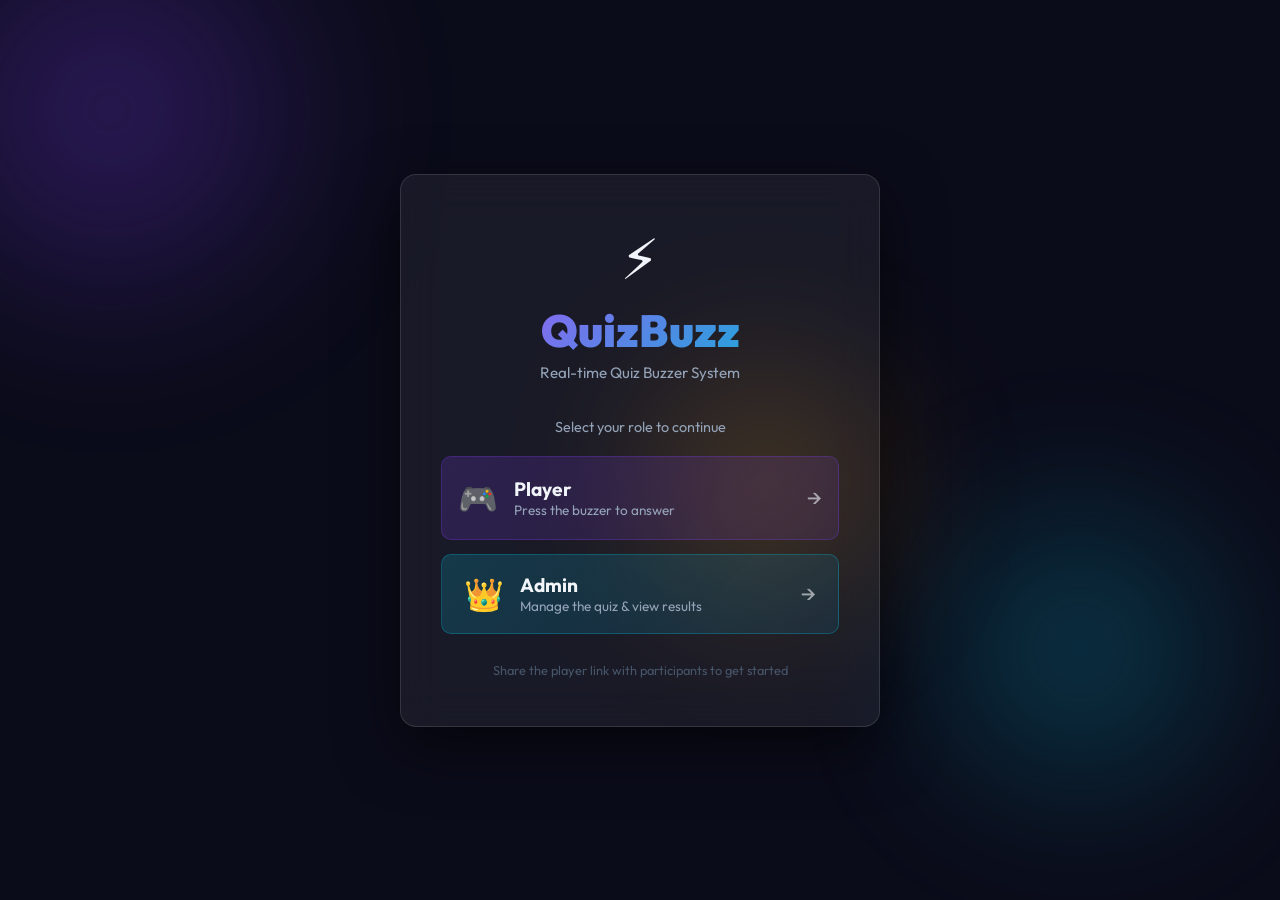
<file: public/index.html>
<!DOCTYPE html>
<html lang="en">
<head>
  <meta charset="UTF-8" />
  <meta name="viewport" content="width=device-width, initial-scale=1.0" />
  <title>Quiz Buzzer – Choose Role</title>
  <link rel="stylesheet" href="/public/style.css" />
  <link href="https://fonts.googleapis.com/css2?family=Outfit:wght@300;400;600;700;900&display=swap" rel="stylesheet"/>
</head>
<body class="landing-body">
  <div class="landing-bg">
    <div class="orb orb1"></div>
    <div class="orb orb2"></div>
    <div class="orb orb3"></div>
  </div>

  <div class="landing-card glass">
    <div class="logo-wrap">
      <div class="logo-icon">⚡</div>
      <h1 class="logo-title">QuizBuzz</h1>
      <p class="logo-sub">Real-time Quiz Buzzer System</p>
    </div>

    <p class="role-label">Select your role to continue</p>

    <div class="role-cards">
      <a href="/player" class="role-card player-card">
        <div class="role-icon">🎮</div>
        <div class="role-info">
          <span class="role-name">Player</span>
          <span class="role-desc">Press the buzzer to answer</span>
        </div>
        <div class="role-arrow">→</div>
      </a>

      <a href="/admin" class="role-card admin-card">
        <div class="role-icon">👑</div>
        <div class="role-info">
          <span class="role-name">Admin</span>
          <span class="role-desc">Manage the quiz &amp; view results</span>
        </div>
        <div class="role-arrow">→</div>
      </a>
    </div>

    <p class="landing-hint">Share the player link with participants to get started</p>
  </div>
</body>
</html>
</file>
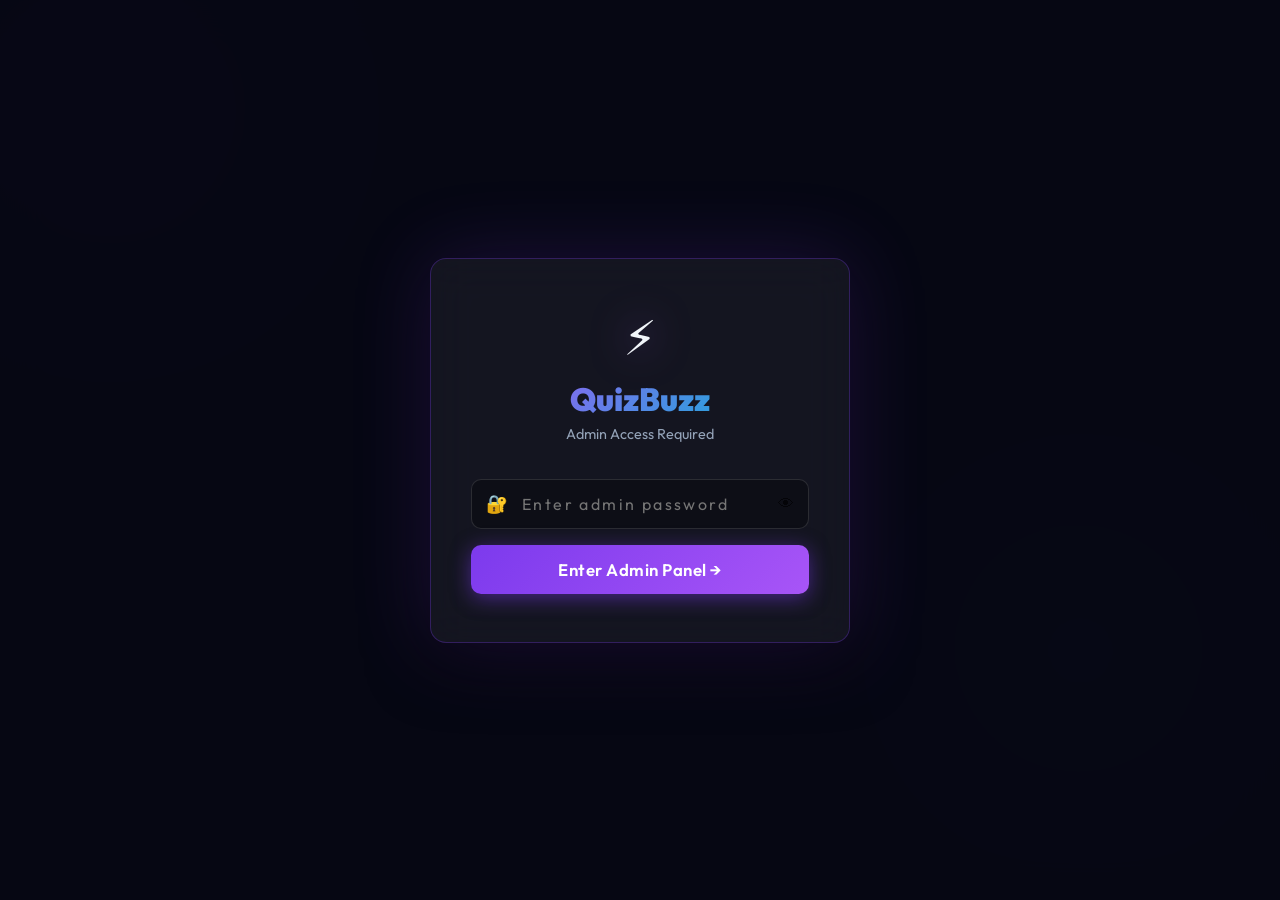
<file: public/admin.html>
<!DOCTYPE html>
<html lang="en">
<head>
  <meta charset="UTF-8"/>
  <meta name="viewport" content="width=device-width, initial-scale=1.0"/>
  <title>QuizBuzz – Admin</title>
  <link rel="stylesheet" href="/public/style.css"/>
  <link href="https://fonts.googleapis.com/css2?family=Outfit:wght@300;400;600;700;900&family=JetBrains+Mono:wght@400;600&display=swap" rel="stylesheet"/>
</head>
<body class="admin-body">
  <div class="admin-bg"><div class="orb orb1"></div><div class="orb orb2"></div></div>

  <!-- ── PASSWORD OVERLAY ────────────────────────────────────────────── -->
  <div id="pw-overlay" class="pw-overlay">
    <div class="pw-card glass">
      <div class="pw-logo">
        <div class="pw-logo-icon">⚡</div>
        <h1 class="pw-title">QuizBuzz</h1>
        <p class="pw-sub">Admin Access Required</p>
      </div>
      <div class="pw-form">
        <div class="pw-input-wrap">
          <span class="pw-input-icon">🔐</span>
          <input type="password" id="pw-input" class="pw-input" placeholder="Enter admin password" autocomplete="off"/>
          <button class="pw-toggle" onclick="togglePw()" title="Show/hide">👁</button>
        </div>
        <div id="pw-error" class="pw-error hidden">❌ Incorrect password. Try again.</div>
        <button class="btn btn-primary" onclick="checkPassword()">Enter Admin Panel →</button>
      </div>
    </div>
  </div>

  <!-- ── MAIN ADMIN CONTENT (hidden until auth) ─────────────────────── -->
  <div id="admin-content" class="hidden">

    <!-- Header -->
    <header class="admin-header glass">
      <div class="admin-logo">
        <span class="admin-logo-icon">⚡</span>
        <span class="admin-logo-text">QuizBuzz <span class="admin-badge">ADMIN</span></span>
      </div>
      <div class="admin-header-right">
        <div class="question-counter">
          <span class="qc-label">Question</span>
          <span class="qc-number" id="admin-q-number">1</span>
        </div>
        <div class="connection-dot" id="admin-conn-dot" title="Connected"></div>
      </div>
    </header>

    <!-- Tab Navigation -->
    <nav class="admin-tabs">
      <button class="admin-tab active" data-tab="dashboard" onclick="switchTab('dashboard')">
        <span>🎯</span> Dashboard
      </button>
      <button class="admin-tab" data-tab="players" onclick="switchTab('players')">
        <span>👥</span> Players
        <span class="tab-count" id="players-count">0</span>
      </button>
      <button class="admin-tab" data-tab="scoreboard" onclick="switchTab('scoreboard')">
        <span>🏆</span> Scoreboard
      </button>
    </nav>

    <!-- ── TAB 1: DASHBOARD ──────────────────────────────────────────── -->
    <div id="tab-dashboard" class="tab-panel admin-main active">

      <div class="stats-bar">
        <div class="stat-card glass">
          <div class="stat-icon">🎯</div>
          <div class="stat-info">
            <div class="stat-value" id="total-buzzes">0</div>
            <div class="stat-label">Buzzed</div>
          </div>
        </div>
        <div class="stat-card glass">
          <div class="stat-icon">⏱️</div>
          <div class="stat-info">
            <div class="stat-value" id="fastest-time">–</div>
            <div class="stat-label">Fastest (ms)</div>
          </div>
        </div>
        <div class="stat-card glass">
          <div class="stat-icon">🔔</div>
          <div class="stat-info">
            <div class="stat-value" id="status-armed">ARMED</div>
            <div class="stat-label">Status</div>
          </div>
        </div>
      </div>

      <div class="dashboard-grid">
        <div class="leaderboard-card glass">
          <div class="card-header">
            <h2 class="card-title">🏆 Buzz Leaderboard</h2>
            <span class="live-badge">LIVE</span>
          </div>
          <div id="no-buzz-msg" class="no-buzz">
            <div class="no-buzz-icon">🔔</div>
            <p>Waiting for players to buzz in...</p>
          </div>
          <div id="leaderboard-list" class="leaderboard-list hidden"></div>
        </div>

        <div class="controls-card glass">
          <h2 class="card-title">⚙️ Controls</h2>
          <div class="control-section">
            <p class="control-label">Round Management</p>
            <button id="next-btn" class="btn btn-next" onclick="nextQuestion()">
              <span class="btn-icon">⏭️</span> Next Question
            </button>
            <p class="next-hint">Resets buzzer for all players</p>
          </div>
          <div class="control-section">
            <p class="control-label">Buzzer Control</p>
            <button id="arm-btn" class="btn btn-arm" onclick="toggleArm()">
              <span class="btn-icon" id="arm-icon">🟢</span>
              <span id="arm-text">Buzzer Armed</span>
            </button>
            <p class="next-hint">Enable / disable buzzing</p>
          </div>
          <div class="divider"></div>
          <div class="control-section">
            <p class="control-label">Quick Instructions</p>
            <ul class="instructions-list">
              <li>🎯 Players open <code>/player</code> on their device</li>
              <li>📢 Read the question aloud</li>
              <li>🏆 Ask players in rank order</li>
              <li>⏭️ Click "Next Question" to reset</li>
            </ul>
          </div>
        </div>
      </div>

      <div class="answer-queue glass">
        <h2 class="card-title">📋 Answer Queue</h2>
        <p class="queue-sub">Call on players in this order to answer</p>
        <div id="queue-list" class="queue-list">
          <div class="queue-empty">No buzzes yet — start the question!</div>
        </div>
      </div>

      <div class="whiteboard-card glass">
        <div class="card-header">
          <div>
            <h2 class="card-title">🖊️ Whiteboard / Code Question</h2>
            <p class="queue-sub" style="margin-bottom:0">Broadcast a question or code snippet to all players</p>
          </div>
          <div id="wb-status-badge" class="wb-badge wb-badge-off">OFF</div>
        </div>
        <div class="wb-editor-wrap">
          <div class="wb-editor-header">
            <div class="wb-lang-tabs">
              <button class="wb-tab active" onclick="setWbMode('text',event)">📝 Text</button>
              <button class="wb-tab" onclick="setWbMode('code',event)">🐍 Code / Pattern</button>
            </div>
            <div class="wb-char-count"><span id="wb-char">0</span> chars</div>
          </div>
          <textarea id="wb-editor" class="wb-editor" placeholder="Type your question or code here..." spellcheck="false" oninput="updateWbCount()"></textarea>
        </div>
        <div class="wb-actions">
          <button class="btn btn-broadcast" onclick="sendWhiteboard()"><span>📡</span> Broadcast to Players</button>
          <button class="btn btn-wb-clear" onclick="clearWhiteboard()"><span>🗑️</span> Clear</button>
        </div>
        <div class="wb-preview-wrap">
          <p class="control-label">Preview</p>
          <div id="wb-preview" class="wb-preview">Start typing above to preview...</div>
        </div>
      </div>
    </div><!-- end tab-dashboard -->

    <!-- ── TAB 2: PLAYERS ────────────────────────────────────────────── -->
    <div id="tab-players" class="tab-panel admin-main hidden">
      <div class="players-header-bar glass">
        <div class="players-header-info">
          <h2 class="card-title">👥 Registered Players</h2>
          <p class="queue-sub" style="margin:0">Players who joined this session</p>
        </div>
        <div class="players-header-stats">
          <div class="pstat">
            <span class="pstat-value" id="active-count">0</span>
            <span class="pstat-label">Active</span>
          </div>
          <div class="pstat pstat-left">
            <span class="pstat-value" id="left-count">0</span>
            <span class="pstat-label">Left</span>
          </div>
          <div class="pstat">
            <span class="pstat-value" id="total-count">0</span>
            <span class="pstat-label">Total</span>
          </div>
        </div>
      </div>

      <div id="players-grid" class="players-grid">
        <div class="no-players-msg">
          <div style="font-size:3rem;margin-bottom:12px">🎮</div>
          <p>No players have joined yet.<br/>Share <code>/player</code> link with participants.</p>
        </div>
      </div>
    </div><!-- end tab-players -->

    <!-- ── TAB 3: SCOREBOARD ─────────────────────────────────────────── -->
    <div id="tab-scoreboard" class="tab-panel admin-main hidden">
      <div class="scoreboard-header glass">
        <div>
          <h2 class="card-title">🏆 Scoreboard</h2>
          <p class="queue-sub" style="margin:0">Award points after each question. Scores update live for all.</p>
        </div>
        <button class="btn btn-reset-scores" onclick="resetScores()">🔄 Reset All</button>
      </div>

      <div id="scoreboard-empty" class="scoreboard-empty glass">
        <div style="font-size:3rem;margin-bottom:12px">🏆</div>
        <p>Scores will appear here once players join.</p>
      </div>

      <div id="scoreboard-table-wrap" class="scoreboard-table-wrap hidden">
        <table class="scoreboard-table glass">
          <thead>
            <tr>
              <th class="sc-rank">Rank</th>
              <th class="sc-name">Player</th>
              <th class="sc-score">Score</th>
              <th class="sc-actions">Award Points</th>
            </tr>
          </thead>
          <tbody id="scoreboard-body"></tbody>
        </table>
      </div>
    </div><!-- end tab-scoreboard -->

  </div><!-- end admin-content -->

  <script src="https://cdn.socket.io/4.7.2/socket.io.min.js"></script>
  <script src="/public/admin.js"></script>
</body>
</html>
</file>
<file: public/style.css>
/* ─────────────────────────────────────────────────────────────────────────────
   QuizBuzz – Shared Stylesheet
   Theme: Dark glassmorphism with vibrant accent colors
────────────────────────────────────────────────────────────────────────────── */

/* ── Variables ───────────────────────────────────────────────────────────── */
:root {
  --bg:          #0b0c1a;
  --bg2:         #10122b;
  --glass:       rgba(255,255,255,0.06);
  --glass-border:rgba(255,255,255,0.12);
  --glass-hover: rgba(255,255,255,0.10);

  --primary:     #7c3aed;
  --primary-glow:#a855f7;
  --accent:      #06b6d4;
  --accent2:     #f59e0b;
  --danger:      #ef4444;
  --success:     #22c55e;

  --gold:        #fbbf24;
  --silver:      #94a3b8;
  --bronze:      #d97706;

  --text:        #f1f5f9;
  --text-muted:  #94a3b8;
  --text-dim:    #475569;

  --radius:      16px;
  --radius-sm:   10px;
  --shadow:      0 8px 32px rgba(0,0,0,0.4);
  --shadow-lg:   0 20px 60px rgba(0,0,0,0.6);

  --transition:  all 0.25s cubic-bezier(0.4,0,0.2,1);
}

/* ── Reset ───────────────────────────────────────────────────────────────── */
*, *::before, *::after { box-sizing: border-box; margin: 0; padding: 0; }
html { scroll-behavior: smooth; }

body {
  font-family: 'Outfit', system-ui, sans-serif;
  background: var(--bg);
  color: var(--text);
  min-height: 100vh;
  overflow-x: hidden;
}

/* ── Glassmorphism utility ───────────────────────────────────────────────── */
.glass {
  background: var(--glass);
  border: 1px solid var(--glass-border);
  backdrop-filter: blur(20px);
  -webkit-backdrop-filter: blur(20px);
  border-radius: var(--radius);
}

/* ── Animated orbs ───────────────────────────────────────────────────────── */
.orb {
  position: fixed; border-radius: 50%;
  filter: blur(80px); opacity: 0.35;
  animation: float 8s ease-in-out infinite;
  pointer-events: none; z-index: 0;
}
.orb1 { width:420px;height:420px;background:radial-gradient(circle,#7c3aed,transparent);top:-100px;left:-100px;animation-delay:0s; }
.orb2 { width:300px;height:300px;background:radial-gradient(circle,#06b6d4,transparent);bottom:100px;right:50px;animation-delay:3s; }
.orb3 { width:250px;height:250px;background:radial-gradient(circle,#f59e0b,transparent);top:40%;left:50%;animation-delay:6s; }

@keyframes float {
  0%,100%{transform:translateY(0) scale(1)}
  50%{transform:translateY(-30px) scale(1.05)}
}

/* ── Utilities ───────────────────────────────────────────────────────────── */
.hidden { display: none !important; }

/* ── Buttons ─────────────────────────────────────────────────────────────── */
.btn {
  display:inline-flex;align-items:center;gap:10px;
  padding:14px 28px;border-radius:var(--radius-sm);
  font-family:inherit;font-size:1rem;font-weight:600;
  border:none;cursor:pointer;transition:var(--transition);
  letter-spacing:0.03em;
}
.btn:active{transform:scale(0.97)}

.btn-primary {
  background:linear-gradient(135deg,var(--primary),var(--primary-glow));
  color:#fff;box-shadow:0 4px 20px rgba(124,58,237,0.5);
  width:100%;justify-content:center;font-size:1.05rem;
}
.btn-primary:hover{box-shadow:0 6px 30px rgba(124,58,237,0.7);transform:translateY(-2px)}

.btn-next {
  background:linear-gradient(135deg,#059669,#10b981);color:#fff;
  box-shadow:0 4px 20px rgba(16,185,129,0.4);
  width:100%;justify-content:center;font-size:1.05rem;
}
.btn-next:hover{box-shadow:0 6px 30px rgba(16,185,129,0.6);transform:translateY(-2px)}

.btn-arm {
  background:var(--glass);border:1px solid var(--glass-border);
  color:var(--text);width:100%;justify-content:center;font-size:1.05rem;
}
.btn-arm:hover{background:var(--glass-hover)}

/* ── Connection dot ──────────────────────────────────────────────────────── */
.connection-dot {
  width:12px;height:12px;border-radius:50%;
  background:var(--success);box-shadow:0 0 10px var(--success);
  animation:pulse-dot 2s ease-in-out infinite;
}
.connection-dot.disconnected{background:var(--danger);box-shadow:0 0 10px var(--danger);animation:none}

@keyframes pulse-dot{0%,100%{opacity:1}50%{opacity:0.4}}

/* ═══════════════════════════════════════════════════════════════════════════
   LANDING PAGE
═══════════════════════════════════════════════════════════════════════════ */
.landing-body{display:flex;align-items:center;justify-content:center;min-height:100vh}
.landing-bg{position:fixed;inset:0;z-index:0}

.landing-card {
  position:relative;z-index:1;
  width:min(480px,94vw);padding:48px 40px;
  box-shadow:var(--shadow-lg);text-align:center;
}

.logo-wrap{margin-bottom:36px}
.logo-icon{font-size:3.5rem;margin-bottom:8px;animation:bounce-icon 2s ease-in-out infinite}
@keyframes bounce-icon{0%,100%{transform:translateY(0)}50%{transform:translateY(-8px)}}

.logo-title {
  font-size:2.8rem;font-weight:900;
  background:linear-gradient(135deg,#a855f7,#06b6d4);
  -webkit-background-clip:text;-webkit-text-fill-color:transparent;background-clip:text;
}
.logo-sub{color:var(--text-muted);font-size:0.95rem;margin-top:4px}
.role-label{color:var(--text-muted);font-size:0.9rem;margin-bottom:20px}
.role-cards{display:flex;flex-direction:column;gap:14px;margin-bottom:28px}

.role-card {
  display:flex;align-items:center;gap:16px;
  padding:18px 22px;border-radius:var(--radius-sm);
  text-decoration:none;color:var(--text);
  transition:var(--transition);border:1px solid transparent;
}
.role-card:hover{transform:translateX(6px);border-color:var(--glass-border);background:var(--glass-hover)}

.player-card{background:linear-gradient(135deg,rgba(124,58,237,0.2),rgba(168,85,247,0.1));border-color:rgba(124,58,237,0.3)}
.admin-card{background:linear-gradient(135deg,rgba(6,182,212,0.2),rgba(14,165,233,0.1));border-color:rgba(6,182,212,0.3)}

.role-icon{font-size:2rem}
.role-info{flex:1;text-align:left}
.role-name{display:block;font-size:1.2rem;font-weight:700}
.role-desc{display:block;font-size:0.85rem;color:var(--text-muted)}
.role-arrow{font-size:1.4rem;opacity:0.6}
.landing-hint{font-size:0.8rem;color:var(--text-dim)}

/* ═══════════════════════════════════════════════════════════════════════════
   PLAYER PAGE
═══════════════════════════════════════════════════════════════════════════ */
.player-body {
  background:radial-gradient(ellipse at 20% 20%,#1a0533 0%,#0b0c1a 60%);
  min-height:100vh;display:flex;flex-direction:column;
  align-items:center;padding:24px 16px 40px;
}
.bg-glow {
  position:fixed;inset:0;z-index:0;
  background:radial-gradient(ellipse at 50% 50%,rgba(124,58,237,0.15) 0%,transparent 70%);
  pointer-events:none;
}

/* Screen system */
.screen{display:none;width:100%;max-width:420px;flex-direction:column;align-items:center;position:relative;z-index:1}
.screen.active{display:flex}

/* Buzzer screen specifically gets wider to accommodate the playground */
#buzzer-screen {
  max-width: 820px;  /* wide enough for a proper code editor */
}


/* Name card */
.name-card{padding:40px 32px;text-align:center;width:100%;box-shadow:var(--shadow-lg)}
.name-icon{font-size:3rem;margin-bottom:16px}
.name-card h2{font-size:2rem;font-weight:800;margin-bottom:8px}
.name-card p{color:var(--text-muted);margin-bottom:28px}

.input-group{margin-bottom:20px}
.input-group input {
  width:100%;padding:14px 18px;
  background:rgba(255,255,255,0.07);border:1px solid var(--glass-border);
  border-radius:var(--radius-sm);color:var(--text);
  font-family:inherit;font-size:1.1rem;text-align:center;outline:none;
  transition:var(--transition);
}
.input-group input:focus{border-color:var(--primary-glow);box-shadow:0 0 0 3px rgba(168,85,247,0.2)}
.input-group input::placeholder{color:var(--text-dim)}

/* Player header */
.player-header {
  display:flex;align-items:center;gap:14px;
  padding:14px 20px;margin-bottom:20px;width:100%;
}
.player-avatar {
  width:44px;height:44px;border-radius:12px;
  background:linear-gradient(135deg,var(--primary),var(--primary-glow));
  display:grid;place-items:center;font-size:1.3rem;font-weight:800;
}
.player-name-display{font-weight:700;font-size:1.1rem}
.question-badge{font-size:0.78rem;color:var(--text-muted);margin-top:2px}

/* Status message */
.status-msg {
  display:flex;align-items:center;gap:10px;
  padding:12px 22px;border-radius:50px;
  font-weight:600;font-size:0.95rem;
  margin-bottom:32px;transition:var(--transition);
}
.status-waiting{background:rgba(245,158,11,0.15);color:var(--accent2);border:1px solid rgba(245,158,11,0.3)}
.status-success{background:rgba(34,197,94,0.15);color:var(--success);border:1px solid rgba(34,197,94,0.3)}
.status-locked{background:rgba(239,68,68,0.12);color:var(--danger);border:1px solid rgba(239,68,68,0.25)}
.status-first{background:rgba(251,191,36,0.2);color:var(--gold);border:1px solid rgba(251,191,36,0.4)}

/* ── THE BUZZER ──────────────────────────────────────────────────────────── */
.buzzer-wrap {
  position:relative;display:grid;place-items:center;
  margin-bottom:32px;width:280px;height:280px;
}

.buzzer-ring {
  position:absolute;border-radius:50%;
  border:2px solid rgba(168,85,247,0.3);
  animation:ring-pulse 2.5s ease-in-out infinite;
}
.ring1{width:220px;height:220px;animation-delay:0s}
.ring2{width:260px;height:260px;animation-delay:0.5s;opacity:0.5}
.ring3{width:300px;height:300px;animation-delay:1s;opacity:0.25}

@keyframes ring-pulse {
  0%{transform:scale(0.95);opacity:0.8}
  50%{transform:scale(1.05);opacity:0.3}
  100%{transform:scale(0.95);opacity:0.8}
}

.buzzer-btn {
  position:relative;z-index:2;
  width:190px;height:190px;border-radius:50%;
  border:none;cursor:pointer;
  background:radial-gradient(circle at 35% 35%,#9333ea,#6d28d9 60%,#4c1d95);
  box-shadow:
    0 0 0 6px rgba(124,58,237,0.3),
    0 0 40px rgba(124,58,237,0.6),
    0 15px 40px rgba(0,0,0,0.5),
    inset 0 -6px 20px rgba(0,0,0,0.3),
    inset 0 6px 20px rgba(255,255,255,0.15);
  transition:var(--transition);
  animation:buzzer-idle 3s ease-in-out infinite;
}

@keyframes buzzer-idle {
  0%,100%{box-shadow:0 0 0 6px rgba(124,58,237,0.3),0 0 40px rgba(124,58,237,0.6),0 15px 40px rgba(0,0,0,0.5),inset 0 -6px 20px rgba(0,0,0,0.3),inset 0 6px 20px rgba(255,255,255,0.15)}
  50%{box-shadow:0 0 0 10px rgba(124,58,237,0.2),0 0 60px rgba(124,58,237,0.8),0 15px 40px rgba(0,0,0,0.5),inset 0 -6px 20px rgba(0,0,0,0.3),inset 0 6px 20px rgba(255,255,255,0.15)}
}

.buzzer-btn:hover:not(:disabled) {
  transform:scale(1.06) translateY(-4px);
  box-shadow:0 0 0 10px rgba(124,58,237,0.3),0 0 80px rgba(168,85,247,0.9),0 20px 50px rgba(0,0,0,0.5),inset 0 -6px 20px rgba(0,0,0,0.3),inset 0 6px 20px rgba(255,255,255,0.2);
}
.buzzer-btn:active:not(:disabled) {
  transform:scale(0.95) translateY(4px);
  box-shadow:0 0 0 4px rgba(124,58,237,0.3),0 0 20px rgba(124,58,237,0.4),0 5px 20px rgba(0,0,0,0.5),inset 0 -2px 10px rgba(0,0,0,0.4);
}
.buzzer-btn:disabled{cursor:not-allowed;animation:none}

.buzzer-btn.buzzed {
  background:radial-gradient(circle at 35% 35%,#10b981,#059669 60%,#047857);
  box-shadow:0 0 0 6px rgba(16,185,129,0.3),0 0 50px rgba(16,185,129,0.7),0 15px 40px rgba(0,0,0,0.5),inset 0 -6px 20px rgba(0,0,0,0.3),inset 0 6px 20px rgba(255,255,255,0.15);
  animation:none;
}
.buzzer-btn.locked {
  background:radial-gradient(circle at 35% 35%,#374151,#1f2937 60%,#111827);
  box-shadow:0 0 0 4px rgba(55,65,81,0.3),0 10px 30px rgba(0,0,0,0.5),inset 0 -4px 15px rgba(0,0,0,0.4);
  animation:none;
}

.buzzer-inner{display:flex;flex-direction:column;align-items:center;gap:4px;pointer-events:none}
.buzzer-label{font-size:2rem;font-weight:900;color:#fff;letter-spacing:0.05em;text-shadow:0 2px 10px rgba(0,0,0,0.5)}
.buzzer-sub{font-size:0.78rem;color:rgba(255,255,255,0.7);font-weight:500}

/* Results panel */
.results-panel{padding:20px;width:100%}
.results-title{font-size:1.1rem;font-weight:700;margin-bottom:14px}
.results-list{display:flex;flex-direction:column;gap:10px}

.result-item {
  display:flex;align-items:center;gap:12px;
  padding:12px 16px;border-radius:var(--radius-sm);
  background:rgba(255,255,255,0.05);border:1px solid rgba(255,255,255,0.08);
  animation:slide-in 0.35s ease;
}
@keyframes slide-in{from{opacity:0;transform:translateX(-20px)}to{opacity:1;transform:none}}

.rank-badge{width:32px;height:32px;border-radius:50%;display:grid;place-items:center;font-weight:800;font-size:0.9rem;flex-shrink:0}
.rank-1{background:linear-gradient(135deg,#fbbf24,#f59e0b);color:#000;box-shadow:0 0 15px rgba(251,191,36,0.5)}
.rank-2{background:linear-gradient(135deg,#94a3b8,#64748b);color:#000}
.rank-3{background:linear-gradient(135deg,#d97706,#b45309);color:#fff}

.result-name{flex:1;font-weight:600}
.result-time{font-size:0.8rem;color:var(--text-muted);font-family:monospace}

/* ═══════════════════════════════════════════════════════════════════════════
   ADMIN PAGE
═══════════════════════════════════════════════════════════════════════════ */
.admin-body{background:radial-gradient(ellipse at 10% 0%,#0d1117 0%,var(--bg) 100%);min-height:100vh}
.admin-bg{position:fixed;inset:0;z-index:0;pointer-events:none}

/* Admin header */
.admin-header {
  position:sticky;top:0;z-index:100;
  display:flex;align-items:center;justify-content:space-between;
  padding:16px 32px;
  border-radius:0;border-top:none;border-left:none;border-right:none;
  border-bottom:1px solid var(--glass-border);
}

.admin-logo{display:flex;align-items:center;gap:10px}
.admin-logo-icon{font-size:1.6rem}
.admin-logo-text{font-size:1.3rem;font-weight:800;display:flex;align-items:center;gap:10px}
.admin-badge {
  font-size:0.65rem;font-weight:700;letter-spacing:0.1em;
  padding:3px 8px;border-radius:4px;
  background:linear-gradient(135deg,var(--primary),var(--primary-glow));color:#fff;
}

.admin-header-right{display:flex;align-items:center;gap:20px}
.question-counter{display:flex;flex-direction:column;align-items:flex-end;gap:1px}
.qc-label{font-size:0.7rem;color:var(--text-muted);font-weight:500}
.qc-number{font-size:1.8rem;font-weight:900;line-height:1;color:var(--primary-glow)}

/* Admin main */
.admin-main{position:relative;z-index:1;padding:28px 28px 48px;max-width:1100px;margin:0 auto}

/* Stats bar */
.stats-bar{display:grid;grid-template-columns:repeat(3,1fr);gap:16px;margin-bottom:24px}
.stat-card{display:flex;align-items:center;gap:14px;padding:18px 22px}
.stat-icon{font-size:2rem}
.stat-value{font-size:1.8rem;font-weight:800;line-height:1}
.stat-label{font-size:0.78rem;color:var(--text-muted);margin-top:3px}

/* Dashboard grid */
.dashboard-grid{display:grid;grid-template-columns:1fr 340px;gap:20px;margin-bottom:20px}
.card-header{display:flex;align-items:center;justify-content:space-between;margin-bottom:20px}
.card-title{font-size:1.2rem;font-weight:700}

.live-badge {
  font-size:0.68rem;font-weight:700;letter-spacing:0.12em;
  padding:4px 10px;border-radius:20px;
  background:rgba(239,68,68,0.2);color:#f87171;border:1px solid rgba(239,68,68,0.3);
  animation:live-blink 1.5s ease-in-out infinite;
}
@keyframes live-blink{0%,100%{opacity:1}50%{opacity:0.5}}

/* Leaderboard */
.leaderboard-card{padding:24px}

.no-buzz{text-align:center;padding:48px 20px}
.no-buzz-icon{font-size:3rem;margin-bottom:12px;opacity:0.5;animation:sway 2s ease-in-out infinite}
@keyframes sway{0%,100%{transform:rotate(-10deg)}50%{transform:rotate(10deg)}}
.no-buzz p{color:var(--text-muted);font-size:1rem}

.leaderboard-list{display:flex;flex-direction:column;gap:12px}

.lb-item {
  display:grid;grid-template-columns:44px 1fr auto;align-items:center;gap:16px;
  padding:16px 20px;border-radius:var(--radius-sm);
  animation:slide-in 0.4s ease;position:relative;overflow:hidden;
}
.lb-item::before{content:'';position:absolute;inset:0;background:linear-gradient(90deg,transparent,rgba(255,255,255,0.02))}
.lb-item-1{background:linear-gradient(135deg,rgba(251,191,36,0.15),rgba(245,158,11,0.05));border:1px solid rgba(251,191,36,0.3)}
.lb-item-2{background:linear-gradient(135deg,rgba(148,163,184,0.12),rgba(100,116,139,0.05));border:1px solid rgba(148,163,184,0.25)}
.lb-item-3{background:linear-gradient(135deg,rgba(217,119,6,0.15),rgba(180,83,9,0.05));border:1px solid rgba(217,119,6,0.3)}

.lb-rank{width:44px;height:44px;border-radius:12px;display:grid;place-items:center;font-weight:900;font-size:1.1rem}
.lb-rank-1{background:linear-gradient(135deg,#fbbf24,#f59e0b);color:#000;box-shadow:0 4px 15px rgba(251,191,36,0.4)}
.lb-rank-2{background:linear-gradient(135deg,#94a3b8,#64748b);color:#000}
.lb-rank-3{background:linear-gradient(135deg,#d97706,#b45309);color:#fff}

.lb-name{font-size:1.1rem;font-weight:700}
.lb-time{font-size:0.85rem;color:var(--text-muted);margin-top:3px}
.lb-delta{font-size:1.1rem;font-weight:700;font-family:monospace;padding:6px 12px;border-radius:8px;background:rgba(255,255,255,0.06)}

/* Controls card */
.controls-card{padding:24px}
.control-section{margin-bottom:22px}
.control-label{font-size:0.78rem;font-weight:600;letter-spacing:0.08em;color:var(--text-muted);text-transform:uppercase;margin-bottom:10px}
.next-hint{font-size:0.78rem;color:var(--text-dim);margin-top:8px;text-align:center}
.divider{height:1px;background:var(--glass-border);margin:22px 0}
.btn-icon{font-size:1.1rem}

.instructions-list{list-style:none;display:flex;flex-direction:column;gap:10px}
.instructions-list li{font-size:0.88rem;color:var(--text-muted);display:flex;gap:8px;align-items:flex-start}
.instructions-list code{background:rgba(255,255,255,0.08);padding:1px 6px;border-radius:4px;font-size:0.82rem;color:var(--accent)}

/* Answer queue */
.answer-queue{padding:24px}
.queue-sub{color:var(--text-muted);font-size:0.88rem;margin-top:4px;margin-bottom:20px}
.queue-list{display:flex;flex-direction:column;gap:12px}
.queue-empty{color:var(--text-dim);font-size:0.95rem;padding:20px;text-align:center}

.queue-item {
  display:flex;align-items:center;gap:16px;
  padding:18px 22px;border-radius:var(--radius-sm);
  border:1px solid var(--glass-border);background:var(--glass);
  animation:slide-in 0.4s ease;
}

.queue-number{width:32px;height:32px;border-radius:8px;display:grid;place-items:center;font-weight:800;font-size:0.9rem;background:rgba(255,255,255,0.1);flex-shrink:0}
.queue-name{flex:1;font-weight:600;font-size:1rem}
.queue-time{font-size:0.82rem;font-family:monospace;color:var(--text-muted)}
.queue-call{font-size:0.75rem;font-weight:600;letter-spacing:0.05em;padding:4px 10px;border-radius:6px}
.queue-call-1{background:rgba(251,191,36,0.2);color:var(--gold);border:1px solid rgba(251,191,36,0.3)}
.queue-call-2{background:rgba(148,163,184,0.15);color:var(--silver);border:1px solid rgba(148,163,184,0.25)}
.queue-call-3{background:rgba(217,119,6,0.15);color:var(--bronze);border:1px solid rgba(217,119,6,0.3)}

/* ── Responsive ──────────────────────────────────────────────────────────── */
@media(max-width:768px){
  .dashboard-grid{grid-template-columns:1fr}
  .stats-bar{gap:10px}
  .admin-main{padding:16px 14px 40px}
  .admin-header{padding:14px 18px}
  .stat-value{font-size:1.4rem}
  .stat-icon{font-size:1.5rem}
}
@media(max-width:480px){
  .stats-bar{grid-template-columns:1fr}
  .landing-card{padding:32px 24px}
}

/* ── Flash & pulse animations ────────────────────────────────────────────── */
@keyframes flash-new{0%{box-shadow:0 0 0 4px rgba(168,85,247,0.8)}100%{box-shadow:none}}
.flash-new{animation:flash-new 0.6s ease-out}

.armed-pulse{animation:arm-pulse 1s ease-in-out 3}
@keyframes arm-pulse{0%,100%{box-shadow:0 4px 20px rgba(16,185,129,0.4)}50%{box-shadow:0 4px 40px rgba(16,185,129,0.9)}}

/* ── Shake for empty input ───────────────────────────────────────────────── */
@keyframes shake{0%,100%{transform:translateX(0)}20%,60%{transform:translateX(-8px)}40%,80%{transform:translateX(8px)}}

/* ═══════════════════════════════════════════════════════════════════════════
   WHITEBOARD — ADMIN SIDE
═══════════════════════════════════════════════════════════════════════════ */
.whiteboard-card {
  padding: 24px;
  margin-top: 20px;
  margin-bottom: 20px;
}

/* Status badge */
.wb-badge {
  font-size: 0.7rem; font-weight: 800; letter-spacing: 0.12em;
  padding: 5px 12px; border-radius: 20px;
  flex-shrink: 0; align-self: flex-start;
  margin-top: 4px;
  transition: var(--transition);
}
.wb-badge-off { background: rgba(100,116,139,0.2); color: var(--text-dim); border: 1px solid rgba(100,116,139,0.3); }
.wb-badge-on  { background: rgba(34,197,94,0.2); color: var(--success); border: 1px solid rgba(34,197,94,0.4); animation: live-blink 1.5s ease-in-out infinite; }

/* Editor area */
.wb-editor-wrap {
  border: 1px solid var(--glass-border);
  border-radius: var(--radius-sm);
  overflow: hidden;
  margin: 20px 0 16px;
}

.wb-editor-header {
  display: flex; align-items: center; justify-content: space-between;
  padding: 10px 16px;
  background: rgba(255,255,255,0.04);
  border-bottom: 1px solid var(--glass-border);
}

.wb-lang-tabs { display: flex; gap: 8px; }

.wb-tab {
  padding: 5px 14px; border-radius: 6px;
  font-family: inherit; font-size: 0.82rem; font-weight: 600;
  border: 1px solid transparent; cursor: pointer;
  background: transparent; color: var(--text-muted);
  transition: var(--transition);
}
.wb-tab:hover { background: rgba(255,255,255,0.08); color: var(--text); }
.wb-tab.active { background: rgba(124,58,237,0.25); color: var(--primary-glow); border-color: rgba(124,58,237,0.4); }

.wb-char-count { font-size: 0.78rem; color: var(--text-dim); }

.wb-editor {
  width: 100%; min-height: 160px; resize: vertical;
  padding: 16px;
  background: rgba(0,0,0,0.3);
  border: none; outline: none;
  color: var(--text);
  font-family: inherit; font-size: 1rem; line-height: 1.6;
  transition: var(--transition);
}
.wb-editor:focus { background: rgba(0,0,0,0.4); }

/* Action buttons */
.wb-actions { display: flex; gap: 12px; margin-bottom: 20px; }

.btn-broadcast {
  background: linear-gradient(135deg, #7c3aed, #a855f7);
  color: #fff; box-shadow: 0 4px 20px rgba(124,58,237,0.4);
  flex: 1; justify-content: center;
  transition: var(--transition);
}
.btn-broadcast:hover { box-shadow: 0 6px 30px rgba(124,58,237,0.7); transform: translateY(-2px); }

.btn-wb-clear {
  background: rgba(239,68,68,0.15);
  color: var(--danger); border: 1px solid rgba(239,68,68,0.3);
  padding: 12px 20px;
}
.btn-wb-clear:hover { background: rgba(239,68,68,0.25); }

/* Preview */
.wb-preview-wrap { margin-top: 4px; }

.wb-preview {
  margin-top: 10px;
  padding: 16px;
  background: rgba(0,0,0,0.25);
  border: 1px solid var(--glass-border);
  border-radius: var(--radius-sm);
  color: var(--text-dim);
  font-family: 'JetBrains Mono', monospace;
  font-size: 0.88rem; line-height: 1.7;
  white-space: pre-wrap;
  min-height: 80px;
}

/* ═══════════════════════════════════════════════════════════════════════════
   WHITEBOARD — PLAYER SIDE
═══════════════════════════════════════════════════════════════════════════ */
.whiteboard-player {
  width: 100%;
  padding: 20px;
  margin-bottom: 20px;
  border: 1px solid rgba(168,85,247,0.4) !important;
  background: rgba(124,58,237,0.08) !important;
  transition: var(--transition);
}

@keyframes wb-flash-in {
  0%  { transform: scale(0.97); box-shadow: 0 0 0 4px rgba(168,85,247,0.6); }
  50% { transform: scale(1.01); box-shadow: 0 0 0 8px rgba(168,85,247,0.3); }
  100%{ transform: scale(1);    box-shadow: none; }
}
.wb-flash { animation: wb-flash-in 0.6s ease; }

.wb-player-header {
  display: flex; align-items: center; justify-content: space-between;
  margin-bottom: 14px;
}
.wb-player-title {
  display: flex; align-items: center; gap: 8px;
  font-weight: 700; font-size: 0.95rem; color: var(--primary-glow);
}

.wb-ping-dot {
  width: 8px; height: 8px; border-radius: 50%;
  background: var(--primary-glow);
  box-shadow: 0 0 8px var(--primary-glow);
  animation: pulse-dot 1.5s ease-in-out infinite;
}

.wb-new-badge {
  font-size: 0.65rem; font-weight: 800; letter-spacing: 0.1em;
  padding: 3px 9px; border-radius: 20px;
  background: rgba(251,191,36,0.2); color: var(--gold);
  border: 1px solid rgba(251,191,36,0.4);
  animation: live-blink 1s ease-in-out infinite;
}

.wb-player-content {
  font-family: 'JetBrains Mono', monospace;
  font-size: 0.9rem; line-height: 1.8;
  color: var(--text);
  white-space: pre-wrap;
  word-break: break-word;
  background: rgba(0,0,0,0.25);
  padding: 14px 16px;
  border-radius: var(--radius-sm);
  border: 1px solid rgba(255,255,255,0.06);
  margin: 0;
}

/* ═══════════════════════════════════════════════════════════════════════════
   CODE PLAYGROUND SECTION — PLAYER SIDE (full redesign, bigger)
═══════════════════════════════════════════════════════════════════════════ */
.playground-section {
  width: 100%;
  margin-top: 28px;
  background: rgba(255,255,255,0.04);
  border: 1px solid var(--glass-border);
  border-radius: var(--radius);
  backdrop-filter: blur(20px);
  overflow: hidden;
}

/* Title bar */
.playground-title-bar {
  display: flex; align-items: center; justify-content: space-between;
  padding: 16px 20px;
  background: rgba(124,58,237,0.12);
  border-bottom: 1px solid var(--glass-border);
  flex-wrap: wrap; gap: 10px;
}
.playground-title {
  display: flex; align-items: center; gap: 10px;
  font-size: 1.15rem; font-weight: 700;
}
.playground-title span:first-child { font-size: 1.3rem; }

.playground-meta {
  display: flex; align-items: center; gap: 10px;
}


/* Language selector */
.lang-selector-wrap { padding: 14px 16px 8px; }



.lang-grid {
  display: flex;
  flex-wrap: wrap;
  gap: 8px;
}

.lang-btn {
  display: flex; align-items: center; gap: 6px;
  padding: 6px 12px; border-radius: 8px;
  font-family: inherit; font-size: 0.8rem; font-weight: 600;
  border: 1px solid rgba(255,255,255,0.1);
  background: rgba(255,255,255,0.05);
  color: var(--text-muted);
  cursor: pointer;
  transition: var(--transition);
}
.lang-btn:hover {
  background: rgba(255,255,255,0.1);
  color: var(--text);
  border-color: var(--lang-color, var(--primary-glow));
  transform: translateY(-1px);
}
.lang-btn-active {
  background: color-mix(in srgb, var(--lang-color, var(--primary)) 20%, transparent);
  border-color: var(--lang-color, var(--primary-glow));
  color: var(--text);
  box-shadow: 0 0 12px color-mix(in srgb, var(--lang-color, var(--primary)) 40%, transparent);
}
.lang-btn-icon { font-size: 1rem; }
.lang-btn-name { font-size: 0.78rem; }

/* ── Code editor ─────────────────────────────────────────────────────────── */
.compiler-body { display: flex; flex-direction: column; gap: 12px; }

.code-editor-wrap {
  border: 1px solid var(--glass-border);
  border-radius: var(--radius-sm);
  overflow: hidden;
}

.code-editor-toolbar {
  display: flex; align-items: center; justify-content: space-between;
  padding: 8px 14px;
  background: rgba(0,0,0,0.3);
  border-bottom: 1px solid var(--glass-border);
}
.editor-lang { font-size: 0.78rem; font-weight: 700; color: var(--accent); letter-spacing: 0.05em; }
.editor-actions { display: flex; gap: 6px; flex-wrap: wrap; }
.editor-action-btn {
  background: rgba(255,255,255,0.06); border: 1px solid var(--glass-border);
  color: var(--text-muted); padding: 4px 10px; border-radius: 5px;
  font-size: 0.75rem; cursor: pointer; font-family: inherit;
  transition: var(--transition);
}
.editor-action-btn:hover { background: rgba(255,255,255,0.12); color: var(--text); }

/* Line numbers + editor */
.line-nums-wrap { display: flex; background: rgba(0,0,0,0.35); }

.line-nums {
  padding: 14px 10px 14px 12px;
  color: var(--text-dim);
  font-family: 'JetBrains Mono', monospace;
  font-size: 0.85rem; line-height: 1.6;
  text-align: right;
  user-select: none;
  min-width: 38px;
  border-right: 1px solid var(--glass-border);
  overflow: hidden;
}

.code-editor {
  flex: 1;
  padding: 14px;
  background: transparent;
  border: none; outline: none; resize: none;
  color: var(--text);
  font-family: 'JetBrains Mono', monospace;
  font-size: 0.85rem; line-height: 1.6;
  min-height: 200px;
  tab-size: 4;
  caret-color: var(--primary-glow);
}
.code-editor::placeholder { color: var(--text-dim); }

/* Run button */
.btn-run {
  background: linear-gradient(135deg, #059669, #10b981);
  color: #fff; box-shadow: 0 4px 20px rgba(16,185,129,0.4);
  width: 100%; justify-content: center; font-size: 1.05rem; gap: 10px;
  position: relative;
}
.btn-run::after {
  content: 'Ctrl + Enter';
  position: absolute; right: 16px;
  font-size: 0.68rem; opacity: 0.6; font-weight: 400;
  font-family: 'JetBrains Mono', monospace;
}
.btn-run:hover:not(:disabled) { box-shadow: 0 6px 30px rgba(16,185,129,0.6); transform: translateY(-2px); }
.btn-run:disabled { opacity: 0.5; cursor: not-allowed; transform: none; box-shadow: none; }

/* Output */
.output-wrap {
  border: 1px solid var(--glass-border);
  border-radius: var(--radius-sm);
  overflow: hidden;
}
.output-header {
  display: flex; align-items: center; justify-content: space-between;
  padding: 8px 14px;
  background: rgba(0,0,0,0.3);
  border-bottom: 1px solid var(--glass-border);
}
.output-title { font-size: 0.82rem; font-weight: 700; color: var(--success); }

.output-area {
  padding: 14px;
  background: rgba(0,0,0,0.4);
  min-height: 100px; max-height: 300px;
  overflow-y: auto;
  font-family: 'JetBrains Mono', monospace;
  font-size: 0.85rem; line-height: 1.7;
}

.output-placeholder  { color: var(--text-dim); font-style: italic; }
.output-stdout       { color: #a5f3fc; white-space: pre-wrap; display: block; }
.output-stderr       { color: var(--accent2); white-space: pre-wrap; display: block; }
.output-compile-err  { color: #fb923c; white-space: pre-wrap; display: block; }
.output-error        { color: #fca5a5; white-space: pre-wrap; display: block; }
.output-success      { color: var(--success); }
.output-warn         { color: var(--accent2); }

/* Exit code badge */
.exit-code-badge {
  font-size: 0.7rem; font-weight: 700; font-family: 'JetBrains Mono', monospace;
  padding: 2px 8px; border-radius: 4px;
}
.exit-ok  { background: rgba(34,197,94,0.2);  color: var(--success); border: 1px solid rgba(34,197,94,0.3); }
.exit-err { background: rgba(239,68,68,0.2);  color: var(--danger);  border: 1px solid rgba(239,68,68,0.3); }

/* ═══════════════════════════════════════════════════════════════════════════
   PASSWORD OVERLAY
═══════════════════════════════════════════════════════════════════════════ */
.pw-overlay {
  position: fixed; inset: 0; z-index: 1000;
  display: flex; align-items: center; justify-content: center;
  background: rgba(7,8,20,0.97);
  backdrop-filter: blur(20px);
}

.pw-card {
  width: 100%; max-width: 420px;
  padding: 48px 40px;
  text-align: center;
  border: 1px solid rgba(124,58,237,0.3) !important;
  box-shadow: 0 0 80px rgba(124,58,237,0.2), var(--shadow-lg);
}

.pw-logo { margin-bottom: 36px; }
.pw-logo-icon {
  font-size: 3rem; margin-bottom: 12px; display: block;
  filter: drop-shadow(0 0 20px rgba(168,85,247,0.6));
  animation: float 4s ease-in-out infinite;
}
.pw-title { font-size: 2rem; font-weight: 900; background: linear-gradient(135deg,#a855f7,#06b6d4); -webkit-background-clip:text; -webkit-text-fill-color:transparent; background-clip:text; }
.pw-sub   { color: var(--text-muted); margin-top: 6px; font-size: 0.9rem; }

.pw-form { display: flex; flex-direction: column; gap: 16px; }

.pw-input-wrap {
  display: flex; align-items: center;
  background: rgba(0,0,0,0.3);
  border: 1px solid var(--glass-border);
  border-radius: var(--radius-sm);
  overflow: hidden;
  transition: var(--transition);
}
.pw-input-wrap:focus-within { border-color: var(--primary-glow); box-shadow: 0 0 0 3px rgba(168,85,247,0.2); }

.pw-input-icon { padding: 0 14px; font-size: 1.1rem; }
.pw-input {
  flex: 1; padding: 14px 0;
  background: transparent; border: none; outline: none;
  color: var(--text); font-family: inherit; font-size: 1rem;
  letter-spacing: 0.15em;
}
.pw-toggle {
  background: transparent; border: none; cursor: pointer;
  padding: 0 14px; font-size: 1rem; opacity: 0.6;
  transition: var(--transition);
}
.pw-toggle:hover { opacity: 1; }
.pw-error {
  color: var(--danger); font-size: 0.85rem; font-weight: 600;
  padding: 10px 14px;
  background: rgba(239,68,68,0.1);
  border: 1px solid rgba(239,68,68,0.3);
  border-radius: var(--radius-sm);
}

/* ═══════════════════════════════════════════════════════════════════════════
   ADMIN TAB NAVIGATION
═══════════════════════════════════════════════════════════════════════════ */
.admin-tabs {
  display: flex; gap: 4px;
  padding: 16px 24px 0;
  border-bottom: 1px solid var(--glass-border);
  background: rgba(11,12,26,0.8);
  backdrop-filter: blur(20px);
  position: sticky; top: 70px; z-index: 90;
  overflow-x: auto;
}

.admin-tab {
  display: flex; align-items: center; gap: 8px;
  padding: 12px 22px;
  font-family: inherit; font-size: 0.9rem; font-weight: 600;
  border: none; border-bottom: 3px solid transparent;
  background: transparent; color: var(--text-muted);
  cursor: pointer; transition: var(--transition);
  white-space: nowrap;
  border-radius: var(--radius-sm) var(--radius-sm) 0 0;
  position: relative; bottom: -1px;
}
.admin-tab:hover { color: var(--text); background: rgba(255,255,255,0.04); }
.admin-tab.active {
  color: var(--primary-glow);
  border-bottom-color: var(--primary-glow);
  background: rgba(124,58,237,0.08);
}

.tab-count {
  min-width: 20px; height: 20px; border-radius: 10px;
  background: rgba(124,58,237,0.3); color: var(--primary-glow);
  font-size: 0.72rem; font-weight: 700;
  display: inline-flex; align-items: center; justify-content: center;
  padding: 0 6px;
}

.tab-panel { display: none; }
.tab-panel.active { display: block; }

/* ═══════════════════════════════════════════════════════════════════════════
   PLAYERS PANEL
═══════════════════════════════════════════════════════════════════════════ */
.players-header-bar {
  display: flex; align-items: center; justify-content: space-between;
  padding: 20px 28px; margin-bottom: 20px;
  flex-wrap: wrap; gap: 16px;
}

.players-header-stats {
  display: flex; gap: 20px;
}

.pstat { text-align: center; }
.pstat-value { display: block; font-size: 1.6rem; font-weight: 800; }
.pstat-label { font-size: 0.72rem; font-weight: 600; letter-spacing: 0.08em; text-transform: uppercase; color: var(--text-muted); }
.pstat-left .pstat-value { color: var(--danger); }

.players-grid {
  display: grid;
  grid-template-columns: repeat(auto-fill, minmax(200px, 1fr));
  gap: 16px;
}

.no-players-msg {
  grid-column: 1 / -1; text-align: center;
  padding: 60px 20px; color: var(--text-muted);
  font-size: 0.95rem; line-height: 1.7;
}
.no-players-msg code { color: var(--accent); background: rgba(6,182,212,0.1); padding: 2px 8px; border-radius: 4px; }

/* Player card */
.player-card {
  padding: 20px 16px; text-align: center;
  transition: var(--transition);
  position: relative;
}
.player-card:hover { transform: translateY(-3px); box-shadow: var(--shadow); }
.player-card-active { border-color: rgba(34,197,94,0.3) !important; }
.player-card-left   { opacity: 0.6; border-color: rgba(100,116,139,0.2) !important; }

.pc-top { position: relative; display: inline-block; margin-bottom: 12px; }

.pc-avatar {
  width: 52px; height: 52px; border-radius: 50%;
  display: grid; place-items: center;
  font-size: 1.4rem; font-weight: 900;
}
.pc-av-active { background: linear-gradient(135deg,var(--primary),var(--primary-glow)); box-shadow: 0 0 20px rgba(168,85,247,0.4); }
.pc-av-left   { background: rgba(100,116,139,0.2); }

.pc-status-dot {
  position: absolute; bottom: 2px; right: 0px;
  width: 12px; height: 12px; border-radius: 50%;
  border: 2px solid var(--bg);
}
.dot-active { background: var(--success); box-shadow: 0 0 8px var(--success); animation: pulse-dot 2s infinite; }
.dot-left   { background: var(--text-dim); }

.pc-name  { font-size: 1rem; font-weight: 700; margin-bottom: 4px; }
.pc-status-label { font-size: 0.75rem; font-weight: 600; letter-spacing: 0.06em; margin-bottom: 8px; }
.label-active { color: var(--success); }
.label-left   { color: var(--text-dim); }
.pc-score     { font-size: 0.82rem; color: var(--text-muted); margin-bottom: 14px; }
.pc-score strong { color: var(--gold); font-size: 1.05rem; }

.pc-actions { display: flex; gap: 6px; justify-content: center; }
.pc-btn {
  padding: 5px 10px; border-radius: 6px;
  font-family: inherit; font-size: 0.78rem; font-weight: 700;
  border: 1px solid; cursor: pointer; transition: var(--transition);
}
.pc-add { background: rgba(34,197,94,0.15);  color: var(--success); border-color: rgba(34,197,94,0.3); }
.pc-sub { background: rgba(239,68,68,0.12);  color: var(--danger);  border-color: rgba(239,68,68,0.2); }
.pc-del { background: rgba(100,116,139,0.1); color: var(--text-dim); border-color: rgba(100,116,139,0.2); }
.pc-btn:hover { transform: scale(1.1); }

/* ═══════════════════════════════════════════════════════════════════════════
   SCOREBOARD PANEL
═══════════════════════════════════════════════════════════════════════════ */
.scoreboard-header {
  display: flex; align-items: center; justify-content: space-between;
  padding: 20px 28px; margin-bottom: 20px;
  flex-wrap: wrap; gap: 14px;
}

.btn-reset-scores {
  background: rgba(239,68,68,0.12);
  color: var(--danger); border: 1px solid rgba(239,68,68,0.3);
  padding: 10px 20px; border-radius: var(--radius-sm);
  font-family: inherit; font-size: 0.9rem; font-weight: 600;
  cursor: pointer; transition: var(--transition);
}
.btn-reset-scores:hover { background: rgba(239,68,68,0.22); transform: translateY(-1px); }

.scoreboard-empty {
  padding: 60px 20px; text-align: center;
  color: var(--text-muted); font-size: 0.95rem;
}

.scoreboard-table-wrap { overflow-x: auto; border-radius: var(--radius); }

.scoreboard-table {
  width: 100%; border-collapse: collapse;
  border-radius: var(--radius);
  overflow: hidden;
}

.scoreboard-table th {
  padding: 14px 20px;
  background: rgba(124,58,237,0.15);
  font-size: 0.78rem; font-weight: 700; letter-spacing: 0.08em;
  text-transform: uppercase; color: var(--text-muted);
  text-align: left;
}
.scoreboard-table th.sc-rank, .scoreboard-table td.sc-rank { text-align: center; width: 60px; }
.scoreboard-table th.sc-score, .scoreboard-table td.sc-score { text-align: center; width: 100px; }
.scoreboard-table th.sc-actions { text-align: center; }

.scoreboard-table tr {
  border-bottom: 1px solid rgba(255,255,255,0.05);
  transition: var(--transition);
}
.scoreboard-table tbody tr:hover { background: rgba(255,255,255,0.03); }

.sc-top-1 { background: rgba(251,191,36,0.06) !important; }
.sc-top-2 { background: rgba(148,163,184,0.04) !important; }
.sc-top-3 { background: rgba(217,119,6,0.05) !important; }

.scoreboard-table td { padding: 16px 20px; }

.sc-player-wrap { display: flex; align-items: center; gap: 12px; }
.sc-avatar {
  width: 36px; height: 36px; border-radius: 50%;
  background: linear-gradient(135deg,var(--primary),var(--primary-glow));
  display: grid; place-items: center;
  font-weight: 800; font-size: 0.9rem;
  flex-shrink: 0;
}

.score-pill {
  display: inline-block;
  background: rgba(168,85,247,0.2); color: var(--primary-glow);
  border: 1px solid rgba(168,85,247,0.4);
  padding: 4px 14px; border-radius: 20px;
  font-weight: 800; font-size: 1.1rem;
  font-family: 'JetBrains Mono', monospace;
  min-width: 50px; text-align: center;
  transition: var(--transition);
}

.sc-actions { text-align: center; }
.score-btn {
  padding: 6px 14px; border-radius: 6px;
  font-family: 'JetBrains Mono', monospace; font-size: 0.82rem; font-weight: 700;
  border: 1px solid; cursor: pointer;
  transition: var(--transition); margin: 0 3px;
}
.score-add  { background: rgba(34,197,94,0.15);  color: var(--success); border-color: rgba(34,197,94,0.3); }
.score-add2 { background: rgba(251,191,36,0.15); color: var(--gold);    border-color: rgba(251,191,36,0.3); }
.score-sub  { background: rgba(239,68,68,0.12);  color: var(--danger);  border-color: rgba(239,68,68,0.2); }
.score-btn:hover { transform: translateY(-2px) scale(1.08); box-shadow: 0 4px 12px rgba(0,0,0,0.3); }

/* ═══════════════════════════════════════════════════════════════════════════
   CODE PLAYGROUND — BIGGER, BETTER
═══════════════════════════════════════════════════════════════════════════ */
.playground-editor-wrap {
  margin: 12px 16px 0;
  border: 1px solid var(--glass-border);
  border-radius: var(--radius-sm);
  overflow: hidden;
}

.playground-output-wrap {
  margin: 0 16px 16px;
  border: 1px solid var(--glass-border);
  border-radius: var(--radius-sm);
  overflow: hidden;
}

.btn-run {
  margin: 12px 16px;
  width: calc(100% - 32px) !important;
}

/* Bigger editor */
.code-editor {
  min-height: 420px !important;
  font-size: 0.92rem !important;
  line-height: 1.7 !important;
}
.output-area {
  min-height: 160px !important;
  max-height: 450px !important;
  font-size: 0.9rem !important;
}

/* Run shortcut label */
.run-shortcut {
  position: absolute; right: 16px;
  font-size: 0.7rem; opacity: 0.5;
  font-family: 'JetBrains Mono', monospace; font-weight: 400;
}

/* Keep buzzer/header/status centered within the wider buzzer-screen */
#buzzer-screen .player-header,
#buzzer-screen .status-msg,
#buzzer-screen .buzzer-wrap,
#buzzer-screen .results-panel,
#buzzer-screen .whiteboard-player {
  max-width: 420px;
  width: 100%;
}

/* Playground section fills full width of the wider screen */
#buzzer-screen .playground-section {
  width: 100%;
  max-width: 100%;
}


/* ═══════════════════════════════════════════════════════════════════════════
   GLOBAL RESPONSIVE
═══════════════════════════════════════════════════════════════════════════ */
@media (max-width: 900px) {
  .dashboard-grid      { grid-template-columns: 1fr; }
  .players-grid        { grid-template-columns: repeat(auto-fill, minmax(160px, 1fr)); }
  .admin-tabs          { top: 60px; }
  .scoreboard-table th.sc-actions,
  .scoreboard-table td.sc-actions { min-width: 160px; }
}

@media (max-width: 768px) {
  /* Admin */
  .admin-header        { padding: 12px 16px; }
  .admin-logo-text     { font-size: 1rem; }
  .tab-panel.admin-main { padding: 14px 12px 40px; }
  .stats-bar           { gap: 8px; }
  .stat-value          { font-size: 1.3rem; }
  .stat-icon           { font-size: 1.4rem; }
  .players-header-bar  { flex-direction: column; align-items: flex-start; }
  .scoreboard-header   { flex-direction: column; align-items: flex-start; }
  .scoreboard-table td,
  .scoreboard-table th { padding: 12px 12px; }
  .score-btn           { padding: 5px 10px; font-size: 0.76rem; margin: 2px; }
  .whiteboard-card     { padding: 18px; }
  .wb-actions          { flex-direction: column; }
  .btn-broadcast       { width: 100%; }

  /* Player */
  .buzzer-wrap         { width: 240px; height: 240px; }
  .buzzer-btn          { width: 160px; height: 160px; }
  .ring1               { width: 180px; height: 180px; }
  .ring2               { width: 220px; height: 220px; }
  .ring3               { width: 260px; height: 260px; }
  .player-header       { padding: 12px 14px; gap: 10px; }

  /* Lang grid - smaller buttons on mobile */
  .lang-btn            { padding: 5px 10px; font-size: 0.75rem; }
  .lang-btn-icon       { font-size: 0.9rem; }
  .lang-btn-name       { display: none; }  /* icon only on very small */

  /* Code editor responsive */
  .code-editor         { min-height: 240px !important; font-size: 0.82rem !important; }
  .code-editor-toolbar { flex-direction: column; gap: 8px; align-items: flex-start; }
  .btn-run::after      { display: none; }  /* hide keyboard hint */
}

@media (max-width: 480px) {
  /* Player */
  .player-header       { flex-wrap: wrap; }
  .name-card           { padding: 32px 20px; }
  .lang-btn-name       { display: none; }
  .editor-actions      { gap: 4px; }
  .editor-action-btn   { padding: 4px 7px; font-size: 0.7rem; }

  /* Admin */
  .stats-bar           { grid-template-columns: 1fr 1fr; }
  .pw-card             { padding: 36px 24px; margin: 16px; }
  .admin-tabs          { padding: 12px 12px 0; gap: 2px; }
  .admin-tab           { padding: 10px 14px; font-size: 0.82rem; }
  .players-grid        { grid-template-columns: repeat(2, 1fr); }
}

@media (max-width: 360px) {
  .stats-bar            { grid-template-columns: 1fr; }
  .players-grid         { grid-template-columns: 1fr; }
  .lang-grid            { gap: 5px; }
}
</file>
